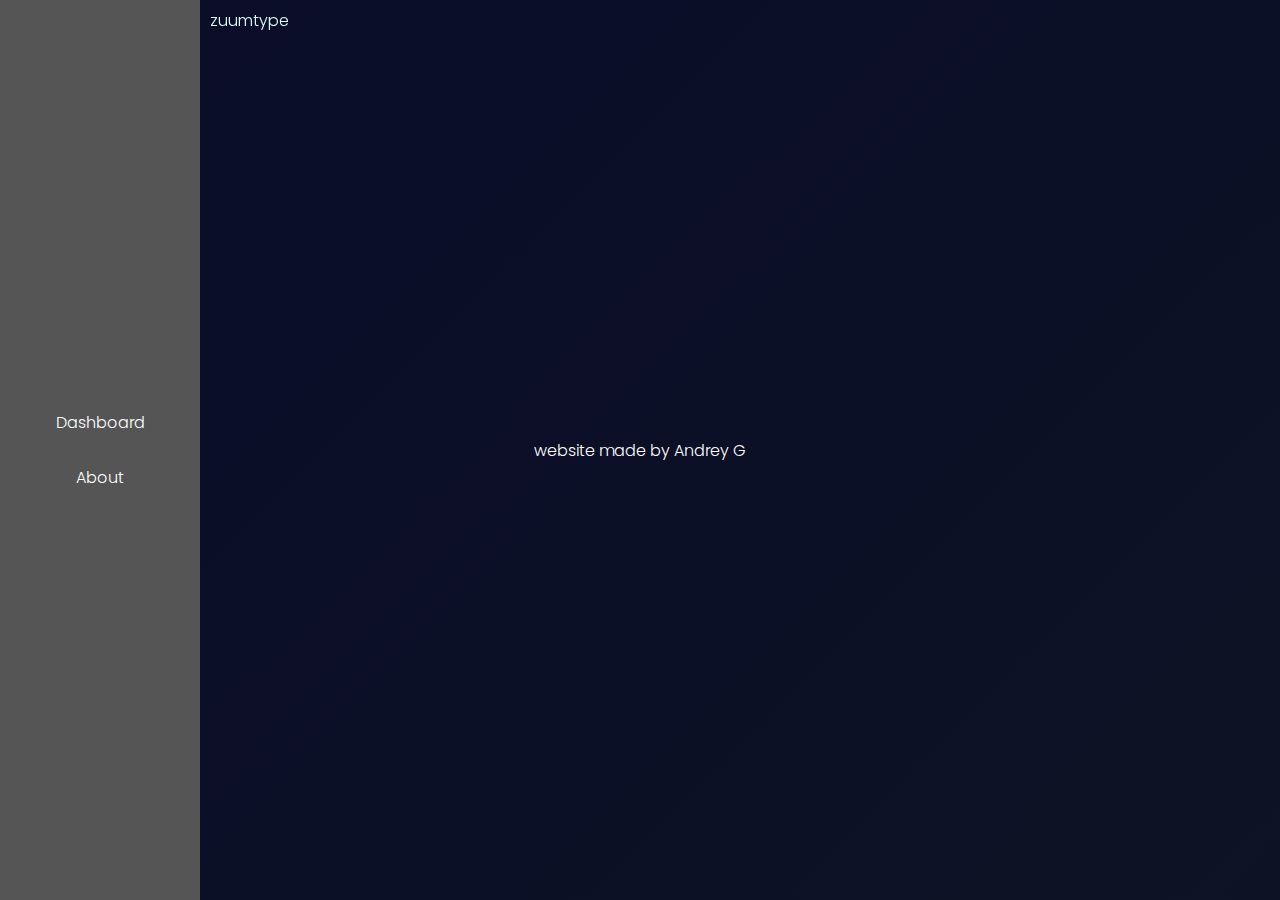
<file: about.html>
<!DOCTYPE html>
<html lang="en">
<head>
    <meta charset="UTF-8">
    <meta name="viewport" content="width=device-width, initial-scale=1.0">
    <title>About | zuumtype</title>
    <link rel="stylesheet" href="aboutme.css">
    <link rel="icon" href="/zuumtype_logo_center.png" type="image/x-icon">
    <link rel="shortcut icon" href="/zuumtype_logo_center.png" type="image/x-icon">  
</head>
<body>
    <header>
        v1.0
    </header>

    <div id="sidebar">
        <a href="/dashboard">Dashboard</a>
        <a href="">About</a>
    </div>

    <a id="sidebarText" href="/dashboard"></a>

    <main id="aboutContent">
        <!-- Content will be added by script.js -->
    </main>

    <script src="/aboutme.js"></script>
</body>
</html>
</file>
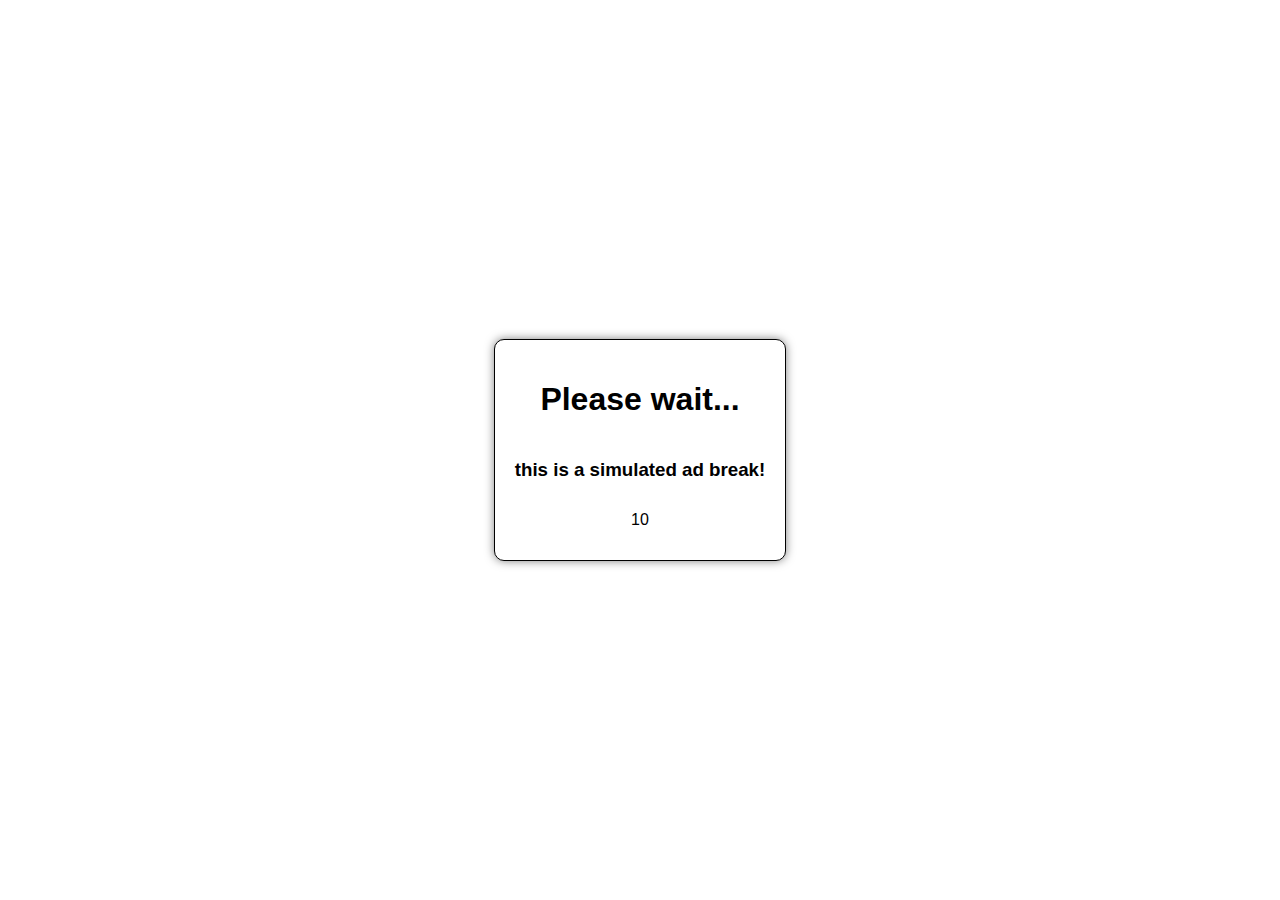
<file: ad_system.html>
<!DOCTYPE html>
<html>
<head>
    <title>Countdown Page</title>
    <link rel="stylesheet" type="text/css" href="ad_system.css">
</head>
<body>
    <div id="content">
        <h1>Please wait...</h1>
        <h3> this is a simulated ad break! </h3>
        <div id="counterContainer">
            <div id="counter">10</div>
            <button id="closeButton" style="display:none;">Close</button>
        </div>
    </div>
    <div id="popup" style="display:none;">
        <p>This is a popup!</p>
        <button onclick="closePopup()">Close Popup</button>
    </div>
    <script src="/ad_system.js"></script>
</body>
</html>
</file>
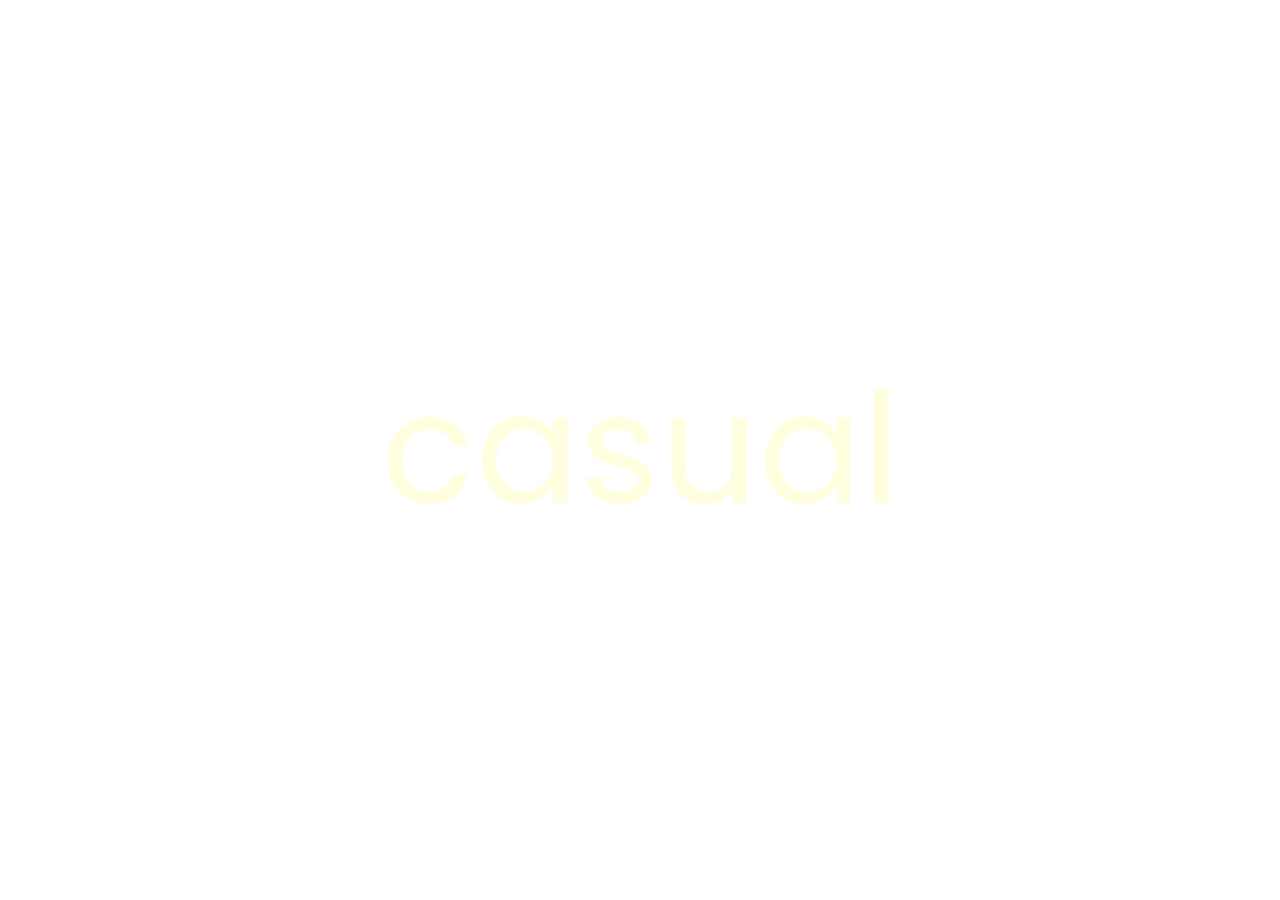
<file: casual_button.html>
<!DOCTYPE html>
<html lang="en">
<head>
    <meta charset="UTF-8">
    <meta name="viewport" content="width=device-width, initial-scale=1.0">
    <link rel="stylesheet" href="https://fonts.googleapis.com/css?family=Poppins:400,500,600,700">
    <link rel="stylesheet" href="casual_button.css"> <!-- Link to your external CSS file -->
</head>
<body>
    <div id="casual">casual</div>
    <script src="/casual_button.js"></script> <!-- Include your external JavaScript file -->
</body>
</html>
</file>
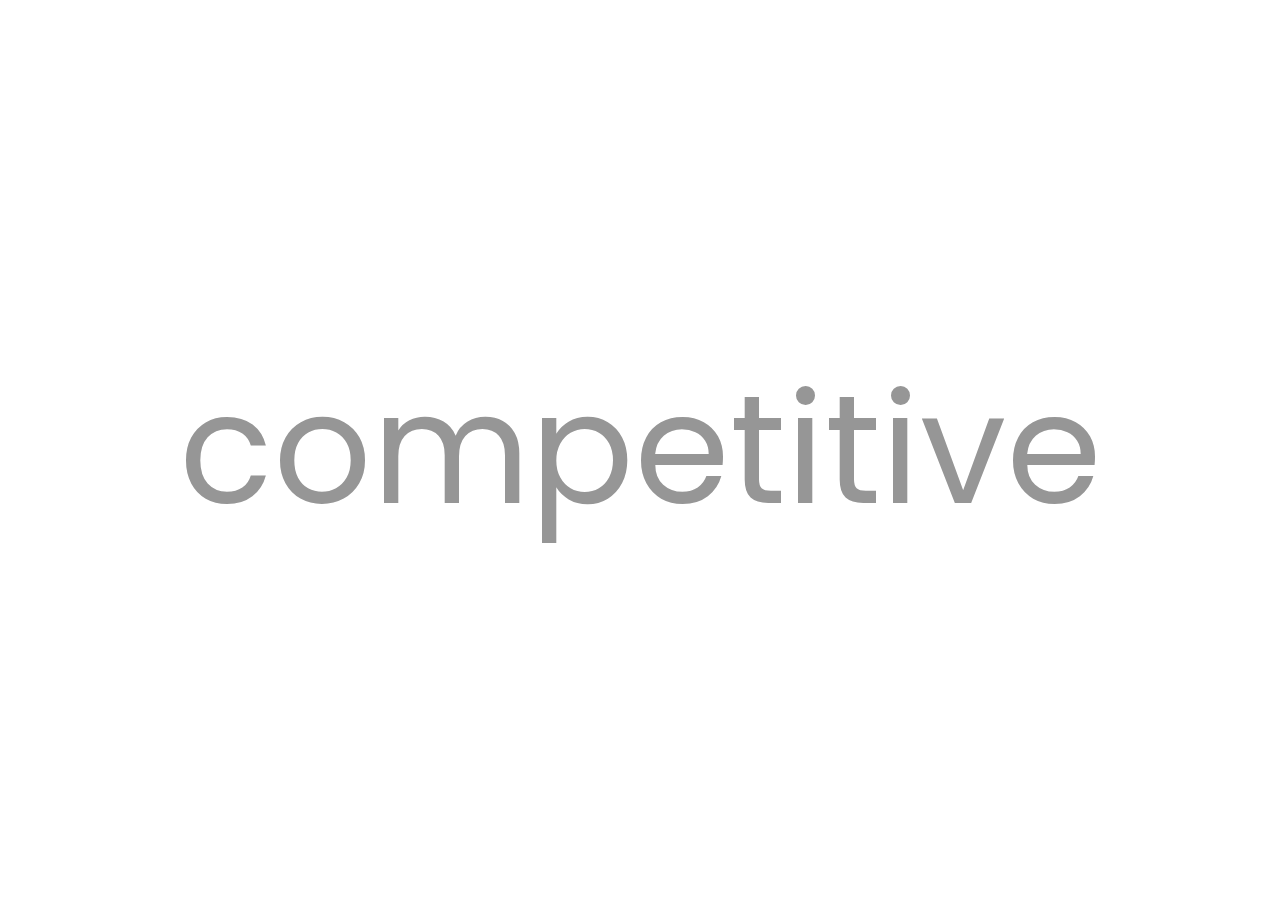
<file: competitive_button.html>
<!DOCTYPE html>
<html lang="en">
<head>
    <meta charset="UTF-8">
    <meta name="viewport" content="width=device-width, initial-scale=1.0">
    <link rel="stylesheet" href="https://fonts.googleapis.com/css?family=Poppins:400,500,600,700">
    <link rel="stylesheet" href="competitive_button.css"> <!-- Link to your external CSS file -->
</head>
<body>
    <div id="competitive">competitive</div>
    <script src="/competitive_button.js"></script> <!-- Include your external JavaScript file -->
</body>
</html>
</file>
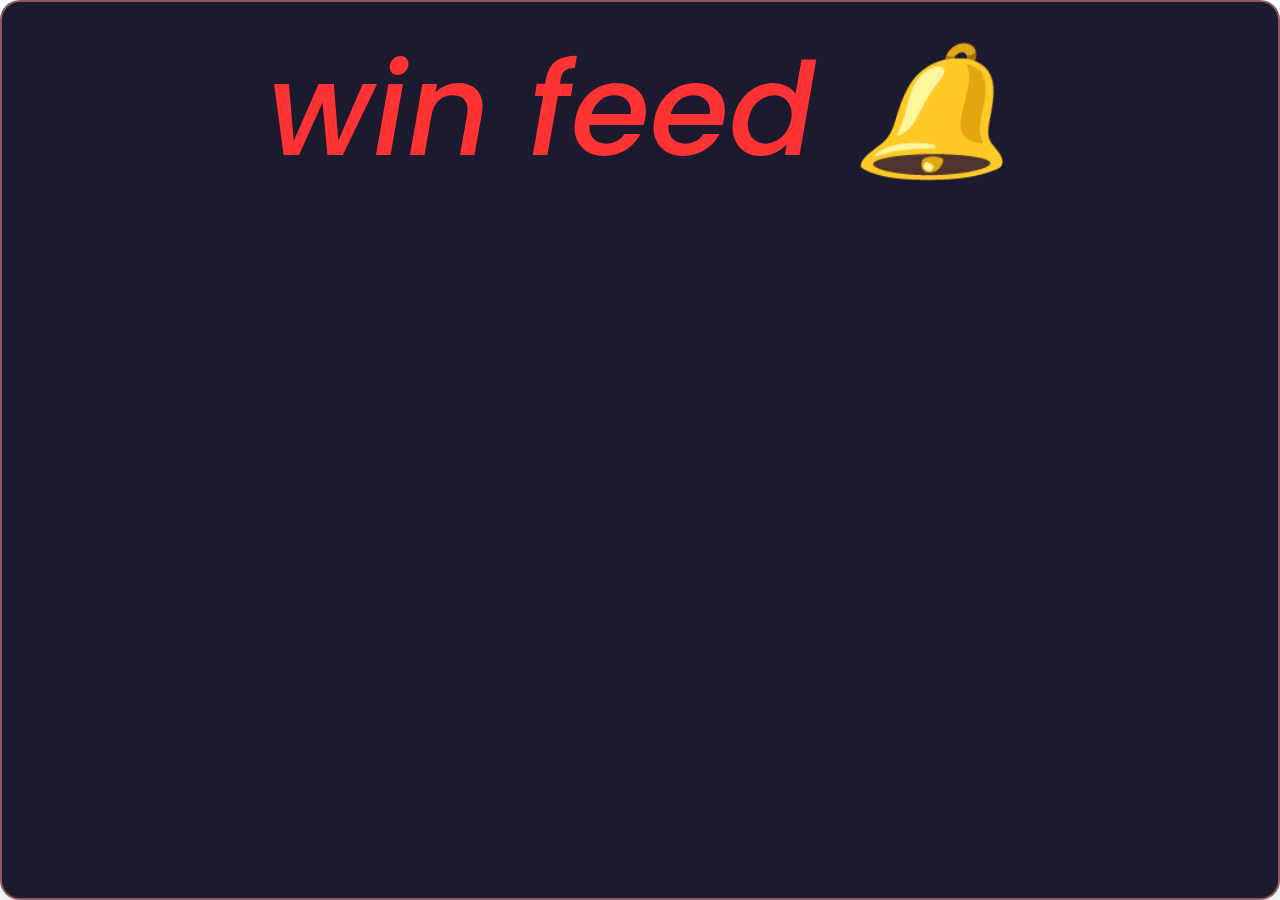
<file: live_feed.html>
<!DOCTYPE html>
<html lang="en">
<head>
    <meta charset="UTF-8">
    <meta name="viewport" content="width=device-width, initial-scale=1.0">
    <title>Dynamic Boxes</title>
    <link rel="stylesheet" href="live_feed.css">
</head>
<body>
    <div class="main-wrapper">
        <div id="title">win feed 🔔</div>
        <div id="box-container"></div>
    </div>
    <script src="/live_feed.js"></script>
</body>
</html>
</file>
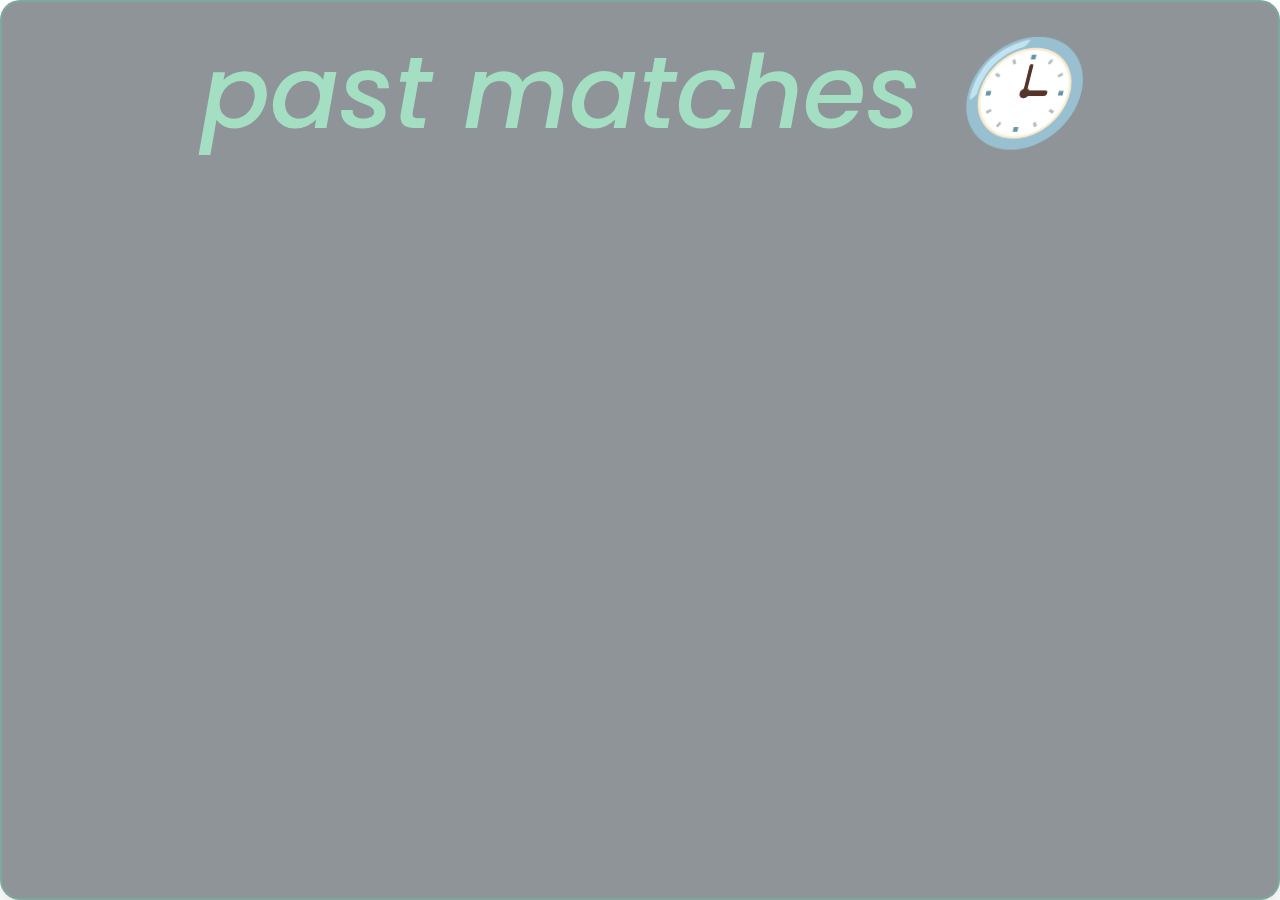
<file: past_matches.html>
<!DOCTYPE html>
<html lang="en">
<head>
    <meta charset="UTF-8">
    <meta name="viewport" content="width=device-width, initial-scale=1.0">
    <title>Dynamic Boxes</title>
    <link rel="stylesheet" href="past_matches.css">
</head>
<body>
    <div class="main-wrapper">
        <div id="title">past matches 🕒</div>
        <div id="box-container"></div>
    </div>
    <script src="/past_matches.js"></script>
</body>
</html>
</file>
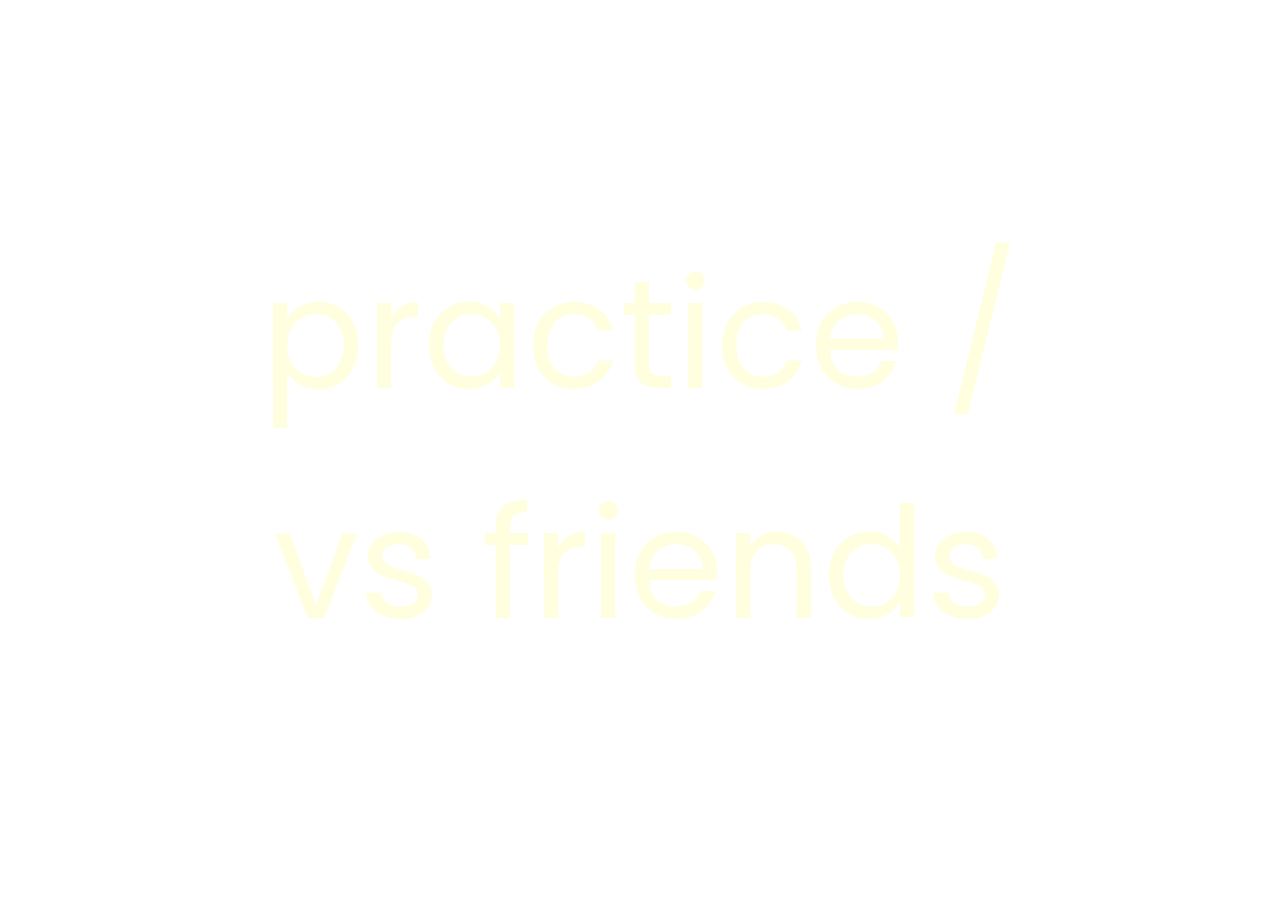
<file: practice_button.html>
<!DOCTYPE html>
<html lang="en">
<head>
    <meta charset="UTF-8">
    <meta name="viewport" content="width=device-width, initial-scale=1.0">
    <link rel="stylesheet" href="https://fonts.googleapis.com/css?family=Poppins:400,500,600,700">
    <link rel="stylesheet" href="practice_button.css"> <!-- Link to your external CSS file -->
</head>
<body>
    <div id="practice">practice / <br>
        vs friends</div>
    <script src="/practice_button.js"></script> <!-- Include your external JavaScript file -->
</body>
</html>
</file>
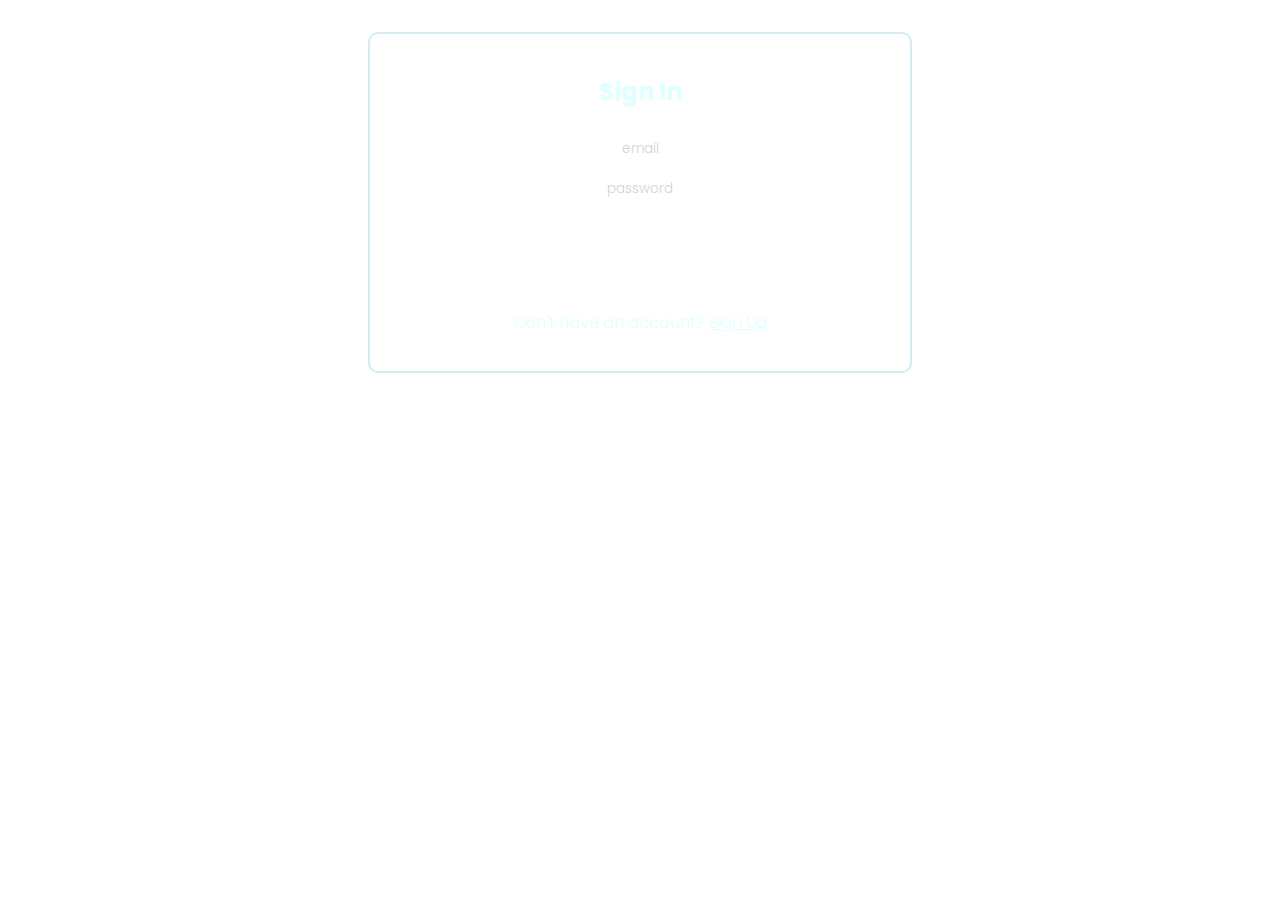
<file: profile.html>
<!DOCTYPE html>
<html lang="en">
<head>
    <meta charset="UTF-8">
    <meta http-equiv="X-UA-Compatible" content="IE=edge">
    <meta name="viewport" content="width=device-width, initial-scale=1.0">
    <title>Authentication with Username</title>
    <link rel="stylesheet" href="profile.css"> <!-- Link to your CSS file -->
</head>
<body>

    <main>
        <div id="authForm">
            <!-- Login Section -->
            <div id="loginSection" class="auth-section">
                <h2>Sign In</h2>
                <input type="email" placeholder="email" id="loginEmail">
                <input type="password" placeholder="password" id="loginPassword"><br><br>
                <button id="signInButton">Submit</button>
                <p>Don't have an account? <span id="switchToSignUp" class="auth-switch">Sign Up</span></p>
            </div>
    
            <!-- Signup Section -->
            <div id="signupSection" class="auth-section hidden">
                <h2>Sign Up</h2>
                <input type="text" placeholder="username" id="signUpUsername">
                <input type="email" placeholder="email" id="signUpEmail">
                <input type="password" placeholder="password" id="signUpPassword"><br><br>
                <button id="signUpButton">Submit</button>
                <p>Already have an account? <span id="switchToSignIn" class="auth-switch">Log In</span></p>
            </div>
        </div>

        <div id="secretContent" class="hidden">
            <h3>Welcome, [Username]!</h3>
            <h3>This is top secret information that you can only see if</h3>
            <h1>AUTHENTICATED</h1>
            <button id="signOutButton">Sign Out</button>
        </div>
    </main>
    <script src="/profile.js"></script> <!-- Include your external JavaScript file -->
</body>
</html>
</file>
<file: ad_system.css>
body, html {
    height: 100%;
    margin: 0;
    display: flex;
    justify-content: center;
    align-items: center;
    font-family: Arial, sans-serif;
}

#content, #popup {
    text-align: center;
    position: absolute;
    background-color: white;
    border: 1px solid black;
    padding: 20px;
    box-shadow: 0 0 10px rgba(0,0,0,0.5);
    border-radius: 10px;
    height: 20vh;
}



#popup {
    display: none;
    top: 50%;
    left: 50%;
    transform: translate(-50%, -50%);
}

#content {
    display: flex; /* Enables flexbox */
    flex-direction: column; /* Stacks flex items vertically */
    align-items: center; /* Horizontally centers the flex items (since the direction is column) */
    justify-content: flex-start; /* Vertically centers the flex items, if you also want vertical centering */
    /* You may need to set a specific height or remove it depending on the rest of your layout */
}

#closeButton {
    background-color: #4CAF50; /* Green background */
    color: white; /* White text */
    padding: 15px 32px; /* Padding around the text */
    font-size: 16px; /* Font size */
    border: none; /* No border */
    border-radius: 4px; /* Rounded corners */
    cursor: pointer; /* Cursor changes to a pointer on hover */
}

#closeButton:hover {
    background-color: #45a049; /* Darker green background on hover */
}

#counterContainer {
    display: flex; /* Enables flexbox */
    flex-direction: column; /* Stacks flex items vertically */
    align-items: center; /* Horizontally centers the flex items */
    justify-content: center; /* Vertically centers the flex items */
    height: 50px; /* Adjust height as needed */
    margin: 10px 0; /* Adds some space around the container */
}

#counter, #closeButton {
    width: 100%; /* Makes them occupy the full width of their container */
    text-align: center; /* Centers the text */
}
</file>
<file: casual_button.css>
body {
    height: 100vh;
    margin: 0;
    display: flex;
    justify-content: center;
    align-items: center;
    color: lightyellow;
    font-family: 'Poppins', sans-serif; /* Use the Poppins font with a fallback to a generic sans-serif font */
    font-weight: 400; /* Adjust the font weight if needed */
    font-size: 16px; /* Adjust the font size for the header text */
}

#casual {
    font-size: 12vw;
    cursor: pointer;
    text-align: center;
    user-select: none;
}

#casual:hover {
    background-color: lightyellow;
    color: black;
}

#casual:active {
    transform: scale(0.75); /* Scale down to 90% of the original size */
}
</file>
<file: competitive_button.css>
body {
    height: 100vh;
    margin: 0;
    display: flex;
    justify-content: center;
    align-items: center;
    color: lightyellow;
    color: rgba(150,150,150,1);
    font-family: 'Poppins', sans-serif; /* Use the Poppins font with a fallback to a generic sans-serif font */
    font-weight: 400; /* Adjust the font weight if needed */
    font-size: 16px; /* Adjust the font size for the header text */
}

#competitive {
    font-size: 12vw;
    cursor: pointer;
    text-align: center;
}

#competitive:hover {
    background-color: rgba(200,200,200,1);
    color: black;
}
/* 
#competitive:active {
    font-size: 18px;
} */
</file>
<file: live_feed.css>
@import url('https://fonts.googleapis.com/css?family=Poppins:300,400,500,600,700');

html, body {
    font-family: 'Poppins', sans-serif;
    font-weight: 300;
    margin: 0;
    padding: 0;
    overflow: hidden;
    /* background-color: #f0f0f0; */
}

.main-wrapper {
    height: 100vh; /* Full viewport height */
    width: 100vw; /* Full viewport width */
    /* background-color: #ffffff;
    border: 1px solid #e0e0e0; */
    border-radius: 1vw; /* Responsive border radius */
    box-shadow: 0 1vw 2vw rgba(0,0,0,0.1);
    box-sizing: border-box;
    padding: 1vw; /* Responsive padding */
    overflow-y: auto; /* Scroll vertically if needed */
    display: flex;
    flex-direction: column;
    align-items: center;
    justify-content: flex-start;
    border-radius: 20px;
    border: 2px solid rgba(255, 147, 147, 0.5);
    background-color: #1b1a2f;
}

#box-container {
    width: 80%; /* Responsive width relative to the wrapper */
    max-width: 600px; /* Maximum width */
    display: flex;
    flex-direction: column; /* Stack boxes vertically */
    align-items: center; /* Align boxes in the center */
    gap: 2vh; /* Responsive gap */
}

.box {
    height: 14vh; /* Responsive height */
    min-height: 50px; /* Minimum height */
    width: 100%; /* Full width of the container */
    background-color: #18182a;
    display: flex;
    justify-content: center;
    align-items: center;
    border-radius: 3vw; /* Responsive border radius */
    box-shadow: 0 0.5vw 1vw rgba(0,0,0,0.1);
    transition: transform 1s ease, box-shadow 1s ease;
    border: 1px solid rgb(195, 206, 155);
    animation: fadeInExpand 0.5s ease-out; /* Apply animation */
}

.box:hover {
    transform: translateY(-0.5vw);
    box-shadow: 0 1vw 1.5vw rgba(0,0,0,0.15);
}

#title {
    text-align: center;
    font-family: 'Poppins', sans-serif;
    font-style: italic;
    font-weight: 500;
    font-size: 10vw; /* Responsive font size */
    color: rgb(255, 51, 51);
    margin-bottom: 2vh;
}

.info {
    display: flex;
    align-items: center;
    font-size: 6vw; /* Responsive font size */
    font-weight: 400;
    color: rgb(255, 254, 171);
}

.label {
    font-weight: 600;
    margin-right: 1vw;
}

@keyframes fadeInExpand {
    from {
        opacity: 0;
        transform: scale(0.95);
    }
    to {
        opacity: 1;
        transform: scale(1);
    }
}
</file>
<file: past_matches.css>
@import url('https://fonts.googleapis.com/css?family=Poppins:300,400,500,600,700');

html, body {
    font-family: 'Poppins', sans-serif;
    font-weight: 300;
    margin: 0;
    padding: 0;
    overflow: hidden;
    /* background-color: #f0f0f0; */
}

.main-wrapper {
    height: 100vh; /* Full viewport height */
    width: 100vw; /* Full viewport width */
    /* background-color: #ffffff;
    border: 1px solid #e0e0e0; */
    border-radius: 1vw; /* Responsive border radius */
    box-shadow: 0 1vw 2vw rgba(0,0,0,0.1);
    box-sizing: border-box;
    padding: 1vw; /* Responsive padding */
    overflow-y: auto; /* Scroll vertically if needed */
    display: flex;
    flex-direction: column;
    align-items: center;
    justify-content: flex-start;
    border-radius: 20px;
    border: 2px solid rgba(107, 190, 162, 0.5);
    background-color: rgba(32, 42, 51, 0.5);
}

#box-container {
    width: 80%; /* Responsive width relative to the wrapper */
    max-width: 600px; /* Maximum width */
    display: flex;
    flex-direction: column; /* Stack boxes vertically */
    align-items: center; /* Align boxes in the center */
    gap: 2vh; /* Responsive gap */
}

.box {
    height: 15vh; /* Responsive height */
    min-height: 50px; /* Minimum height */
    width: 100%; /* Full width of the container */
    /* background-color: #e0e0e0; */
    display: flex;
    justify-content: center;
    align-items: center;
    box-shadow: 0 0.5vw 1vw rgba(0,0,0,0.1);
    transition: transform 1s ease, box-shadow 1s ease;
    border-top: 1px solid rgb(196, 238, 255); /* Top border only */
    border-bottom: 1px solid rgb(196, 238, 255);/* Top border only */
    animation: fadeInExpand 0.5s ease-out; /* Apply animation */
}

.box:hover {
    transform: translateY(-0.5vw);
    box-shadow: 0 1vw 1.5vw rgba(0,0,0,0.15);
}

#title {
    text-align: center;
    font-family: 'Poppins', sans-serif;
    font-style: italic;
    font-weight: 500;
    font-size: 8vw; /* Responsive font size */
    color: rgb(164, 223, 195);
    margin-bottom: 2vh;
}

.info {
    display: flex;
    align-items: center;
    font-size: 6vw; /* Responsive font size */
    color: rgb(117, 248, 255);
}

.label {
    font-weight: 600;
    margin-right: 1vw;
}

@keyframes fadeInExpand {
    from {
        opacity: 0;
        transform: scale(0.95);
    }
    to {
        opacity: 1;
        transform: scale(1);
    }
}
</file>
<file: practice_button.css>
body {
    height: 100vh;
    margin: 0;
    display: flex;
    justify-content: center;
    align-items: center;
    color: lightyellow;
    font-family: 'Poppins', sans-serif; /* Use the Poppins font with a fallback to a generic sans-serif font */
    font-weight: 400; /* Adjust the font weight if needed */
    font-size: 16px; /* Adjust the font size for the header text */
}

#practice {
    font-size: 12vw;
    cursor: pointer;
    text-align: center;
    user-select: none;
}

#practice:hover {
    background-color: lightyellow;
    color: black;
}

#practice:active {
    transform: scale(0.75); /* Scale down to 90% of the original size */
}
</file>
<file: profile.css>
@import url('https://fonts.googleapis.com/css?family=Poppins:300,400,500,600,700');
        body {
            font-family: 'Poppins', sans-serif;
            font-weight: 300;
            background-color: transparent;
            color: lightcyan;
            margin: 0;
            padding: 0;
            text-align: center;
        }

        header, footer {
            background-color: #333;
            color: white;
            padding: 1em 0;
        }

        main {
            padding: 2em;

        }

        #element5::before {
            content: "";
            position: absolute;
            top: 10px; /* Adjust top position for the inner outline */
            left: 10px; /* Adjust left position for the inner outline */
            right: 10px; /* Adjust right position for the inner outline */
            bottom: 10px; /* Adjust bottom position for the inner outline */
            border: 2px solid #000; /* Border color and thickness for the inner outline */
            pointer-events: none; /* Ensure the pseudo-element doesn't interfere with interactions */
        }

        #authForm {
            max-width: 500px;
            margin: auto;
            padding: 20px;
            border-radius: 10px;
            border: 2px solid rgba(173, 216, 230, 0.5);
            transition: border 0.5s ease; /* Add transition for the border */
        }

        #secretContent {
            max-width: 500px;
            margin: auto;
            padding: 20px;
            /* background-color: white; */
            border-radius: 10px;
            outline: 2px solid rgba(173, 216, 230, 0.5);
        }

        input[type="text"], input[type="email"], input[type="password"] {
            font-family: 'Poppins', sans-serif;
            font-weight: 300;
            text-align: center;
            box-sizing: border-box; /* Include padding and border in the element's total width */
            width: 100%; /* Full width */
            padding: 0px; /* Padding inside the elements */
            margin: 10px 0; /* Margin outside the elements */
            border: none; /* Remove border */
            outline: none; /* Remove focus outline */
            box-shadow: none; /* Remove box shadow */
            background-color: transparent; /* Transparent background */
            color: lightcyan; /* Text color */
        }

        input[type="text"]::placeholder, input[type="email"]::placeholder, input[type="password"]::placeholder {
            font-family: 'Poppins', sans-serif;
            font-weight: 300;
            text-align: center;
            color: lightgrey; /* Placeholder text color */
            opacity: 1; /* Full opacity */
        }


        button {
            font-family: 'Poppins', sans-serif;
            font-weight: 300;
            background-color: transparent;
            color: white;
            padding: 10px 20px;
            margin: 10px 0;
            border: none;
            border-radius: 10px;
            cursor: pointer;
            /* outline: 1px solid lightcyan; */
        }

        button:hover {
            background-color: lightcyan;
            color: rgb(5, 7, 36);
        }

        .hidden {
            display: none;
        }

        @media screen and (max-width: 600px) {
            input[type="text"], input[type="email"], input[type="password"], button {
                width: 100%;
            }
        }



/* styles.css */
.header-container {
    font-family: 'Poppins', sans-serif;
    font-weight: 300;
    color: lightcyan;
    display: flex;
    line-height: 10px;
    justify-content: center;
    
}

.header-container h3 {
    margin-right: 10px; /* Adjust the spacing as needed */
    font-size: 24px; /* Adjust the font size as needed */
}

.header-container h4 {
    font-size: 16px; /* Adjust the font size as needed */
}

.auth-switch {
    text-decoration: underline;
    cursor: pointer;
    color: lightcyan;
}

.auth-switch:hover {
    color: #fff;
}

.fade-out {
    animation: fadeOut 0.5s;
    opacity: 0;
    visibility: hidden;
}

.fade-in {
    animation: fadeIn 0.5s;
    opacity: 1;
    visibility: visible;
}

@keyframes fadeOut {
    from { opacity: 1; visibility: visible; }
    to { opacity: 0; visibility: hidden; }
}

@keyframes fadeIn {
    from { opacity: 0; visibility: hidden; }
    to { opacity: 1; visibility: visible; }
}
</file>
<file: aboutme.css>
@import url('https://fonts.googleapis.com/css?family=Poppins:300,400,500,600,700');

@keyframes animatedBackground {
    0% { background-position: 0% 50%; }
    50% { background-position: 100% 50%; }
    100% { background-position: 0% 50%; }
}

body {
    font-family: 'Poppins', sans-serif;
    font-weight: 300;
    margin: 0;
    padding: 0;

    display: flex;
    flex-wrap: wrap;
    height: calc(100vh - 38px); /* Assuming header is 50px tall */
    /* background-color: rgb(5, 7, 36); */
    justify-content: flex-start;

    background: linear-gradient(-45deg, rgb(5, 7, 36), rgb(25, 18, 43), rgb(15, 21, 35), rgb(10, 12, 41));
    background-size: 400% 400%;
    animation: animatedBackground 60s ease infinite;
}

header {
    background-color: #333;
    color: white;
    text-align: center;
    padding: 10px;
    font-size: 12px;
}

#sidebar {
    position: fixed;
    top: 0;
    left: 0;
    height: 100%;
    width: 40px;
    background-color: #555;
    transition: width 0.5s;
    overflow-x: hidden;
    white-space: nowrap;
    z-index: 10;
    display: flex;
    flex-direction: column;
    justify-content: center;
}

#sidebarText {
    position: fixed;
    top: 8px; /* Adjust as needed */
    left: 50px; /* Adjust to position correctly relative to the sidebar */
    transition: left 0.5s; /* Sync with sidebar's transition */
    color: lightcyan; /* or any color of your choice */
    z-index: 9; /* Just below the sidebar's z-index */
    text-decoration: none; /* Removes the underline */
}

#sidebar a {
    text-decoration: none;
    color: white;
    display: block;
    padding: 15px;
    transition: 0.3s;
    text-align: center;
}

#sidebar:hover {
    width: 200px;
}

#sidebar:hover + #sidebarText {
    left: 210px; /* Adjust this value based on the expanded width of the sidebar */
}

#sidebar:hover a {
    opacity: 1;
}

#sidebar a {
    opacity: 0;
}

#sidebar a:hover {
    background-color: #777;
}

main#aboutContent {
    position: absolute;
    top: 50%;
    left: 50%;
    transform: translate(-50%, -50%);
    text-align: center;
    transition: transform 1s ease, opacity 1s ease;
    opacity: 1;
    color: white;
}

main#aboutContent.slideUp {
    transform: translate(-50%, -150%); /* Slide up */
    /* opacity: 0; */
}

#aboutTitle {
    transition: transform 1s ease;
}

#aboutTitle.slide-up {
    transform: translateY(-100px); /* Adjust the value as needed */
}

/* Styles for the links container */
#linksContainer {
    position: absolute;
    top: 60%; /* Adjust to position links correctly */
    left: 50%;
    transform: translateX(-50%);
    text-align: center;
    color: white;
}

/* Adjust styles for individual links */
main#aboutContent a {
    display: block;
    margin-top: 10px;
    width: 20vw;

    margin-bottom: 10px; /* Added bottom margin for spacing between links */
    text-decoration: none;
    color: #000;
    opacity: 0;
    transform: translateY(20px);
    animation: fadeInUp 1s ease forwards;
    color: white;
}


main#aboutContent a img {
    width: 20px;
    height: 20px;
    vertical-align: middle;
    margin-right: 10px;
}

@keyframes fadeInUp {
    to {
        opacity: 1;
        transform: translateY(0);
    }
}

/* Add any additional styles you need */
</file>
